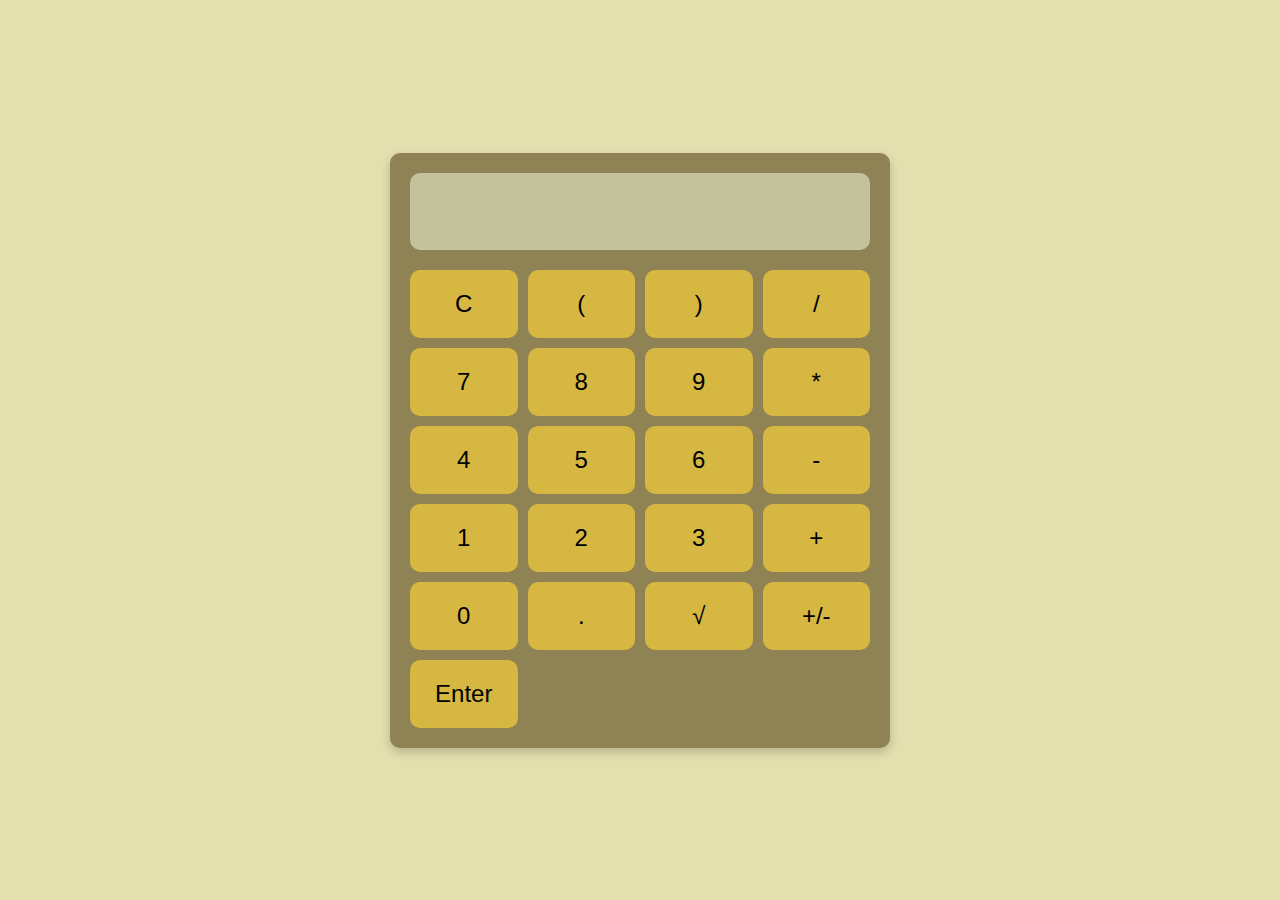
<file: OASIS/CALCULATOR/index.html>
<!DOCTYPE html>
<html lang="en">
<head>
  <meta charset="UTF-8">
  <meta name="viewport" content="width=device-width, initial-scale=1.0">
  <title>Calculator</title>
  <link rel="stylesheet" href="styles.css">
</head>
<body>
  <div class="calculator">
    <div class="display">
    <input type="text" id="display" disabled>
    </div>
    <div class="buttons">
      <button onclick="clearDisplay()">C</button>
      <button onclick="appendToDisplay('(')">(</button>
      <button onclick="appendToDisplay(')')">)</button>
      <button onclick="appendToDisplay('/')">/</button>
      <button onclick="appendToDisplay('7')">7</button>
      <button onclick="appendToDisplay('8')">8</button>
      <button onclick="appendToDisplay('9')">9</button>
      <button onclick="appendToDisplay('*')">*</button>
      <button onclick="appendToDisplay('4')">4</button>
      <button onclick="appendToDisplay('5')">5</button>
      <button onclick="appendToDisplay('6')">6</button>
      <button onclick="appendToDisplay('-')">-</button>
      <button onclick="appendToDisplay('1')">1</button>
      <button onclick="appendToDisplay('2')">2</button>
      <button onclick="appendToDisplay('3')">3</button>
      <button onclick="appendToDisplay('+')">+</button>
      <button onclick="appendToDisplay('0')">0</button>
      <button onclick="appendToDisplay('.')">.</button>
      <button onclick="calculateSqrt()">√</button>
      <button onclick="togglePositiveNegative()">+/-</button>
      <button onclick="calculateResult()">Enter</button>
    </div>
  </div>
  <script src="script.js"></script>
</body>
</html>
</file>
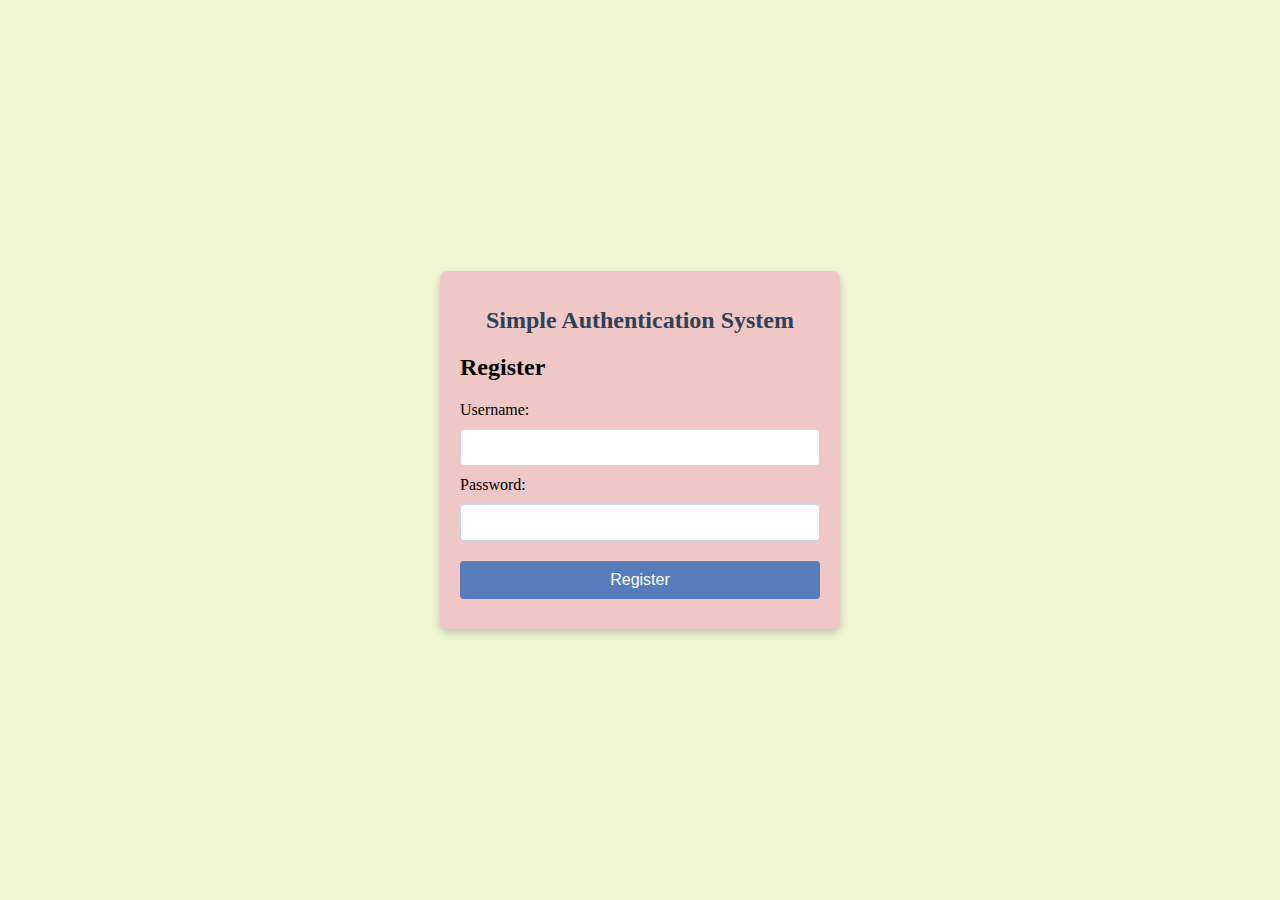
<file: OASIS/LOGINNN/index.html>
<!DOCTYPE html>
<html lang="en">
<head>
    <meta charset="UTF-8">
    <meta name="viewport" content="width=device-width, initial-scale=1.0">
    <title>Simple Authentication System</title>
    <link rel="stylesheet" href="styles.css">
</head>
<body>
    <div class="container">
        <h1>Simple Authentication System</h1>
        <div id="register-form">
            <h2>Register</h2>
            <form action="/register" method="POST">
                <label for="reg-username">Username:</label>
                <input type="text" id="reg-username" name="username" required>
                <label for="reg-password">Password:</label>
                <input type="password" id="reg-password" name="password" required>
                <button type="submit">Register</button>
            </form>
        </div>
</div>
</body>
</html>
</file>
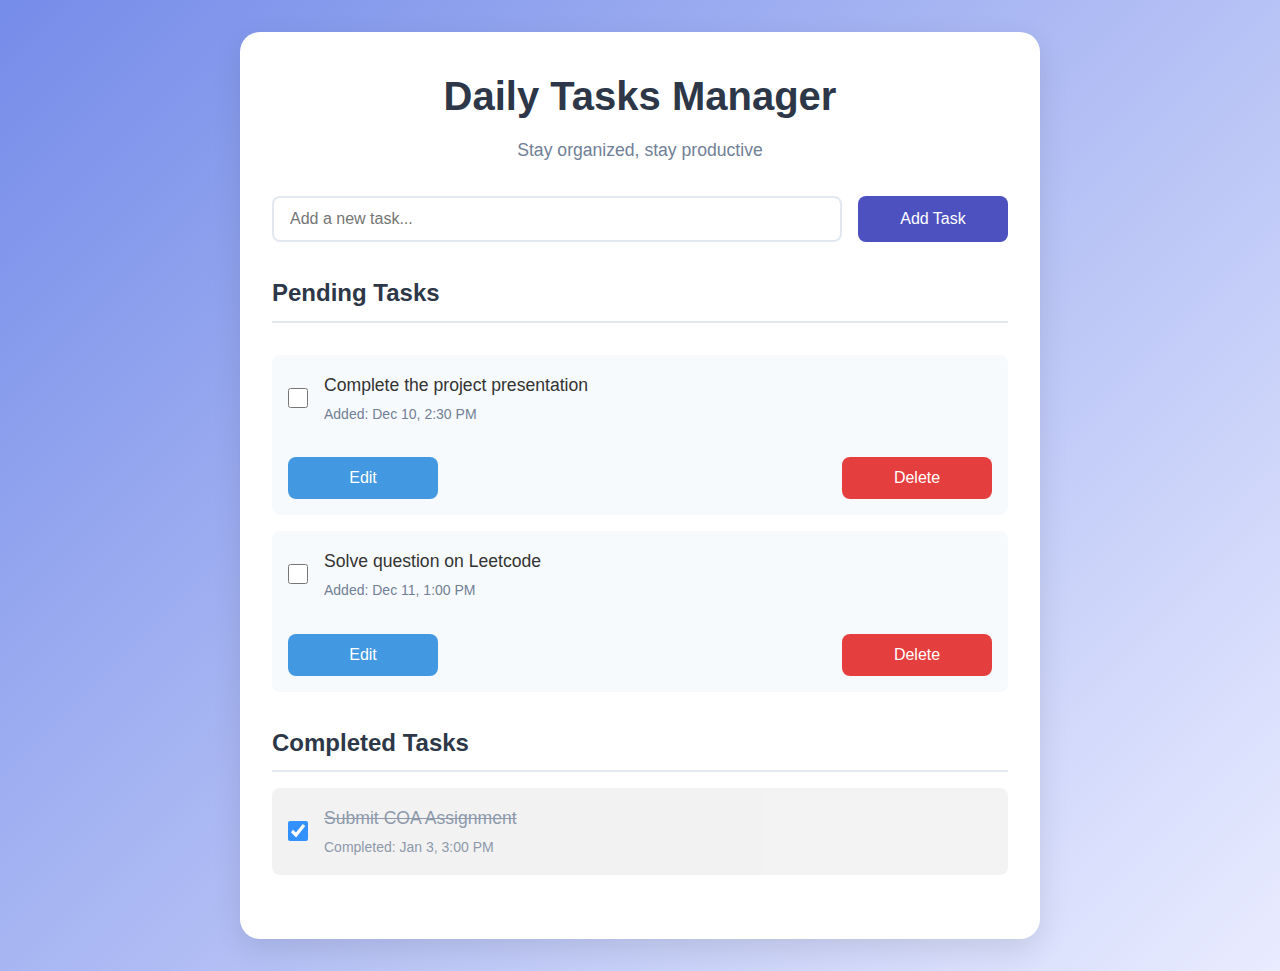
<file: OASIS/TO-DO/index.html>
<!DOCTYPE html>
<html lang="en">
<head>
    <meta charset="UTF-8">
    <meta name="viewport" content="width=device-width, initial-scale=1.0">
    <title>Daily Tasks Manager</title>
    <link rel="stylesheet" href="styles.css">
</head>
<body>
    <div class="container">
        <header>
            <h1>Daily Tasks Manager</h1>
            <p class="subtitle">Stay organized, stay productive</p>
        </header>

        <form class="add-task-form" id="taskForm">
            <input type="text" id="taskInput" placeholder="Add a new task..." required>
            <button type="submit">Add Task</button>
        </form>

        <main>
            <section class="pending-tasks">
                <h2>Pending Tasks</h2>
                <div class="task-list" id="pendingTasks">
                    <div class="task-list">
                        <div class="task-item">
                            <input type="checkbox" id="task1">
                            <div class="task-content">
                                <label for="task1">Complete the project presentation</label>
                                <span class="task-date">Added: Dec 10, 2:30 PM</span>
                            </div>
                            <div class="task-actions">
                                <button class="edit-btn">Edit</button>
                                <button class="delete-btn">Delete</button>
                            </div>
                        </div>
                        <div class="task-item">
                            <input type="checkbox" id="task2">
                            <div class="task-content">
                                <label for="task2">Solve question on Leetcode</label>
                                <span class="task-date">Added: Dec 11, 1:00 PM</span>
                            </div>
                            <div class="task-actions">
                                <button class="edit-btn">Edit</button>
                                <button class="delete-btn">Delete</button>
                            </div>
                        </div>
    
                </div>
            </section>

            <section class="completed-tasks">
                <h2>Completed Tasks</h2>
                <div class="task-list" id="completedTasks">

            <div class="task-item completed">
                <input type="checkbox" id="task3" checked>
                        <div class="task-content">
                        <label for="task3">Submit COA Assignment</label>
                        <span class="task-date">Completed: Jan 3, 3:00 PM</span>
                        </div>
                    </div>
                </div>
            </section>
        </main>
    </div>
    <script src="script.js"></script>
</body>
</html>
</file>
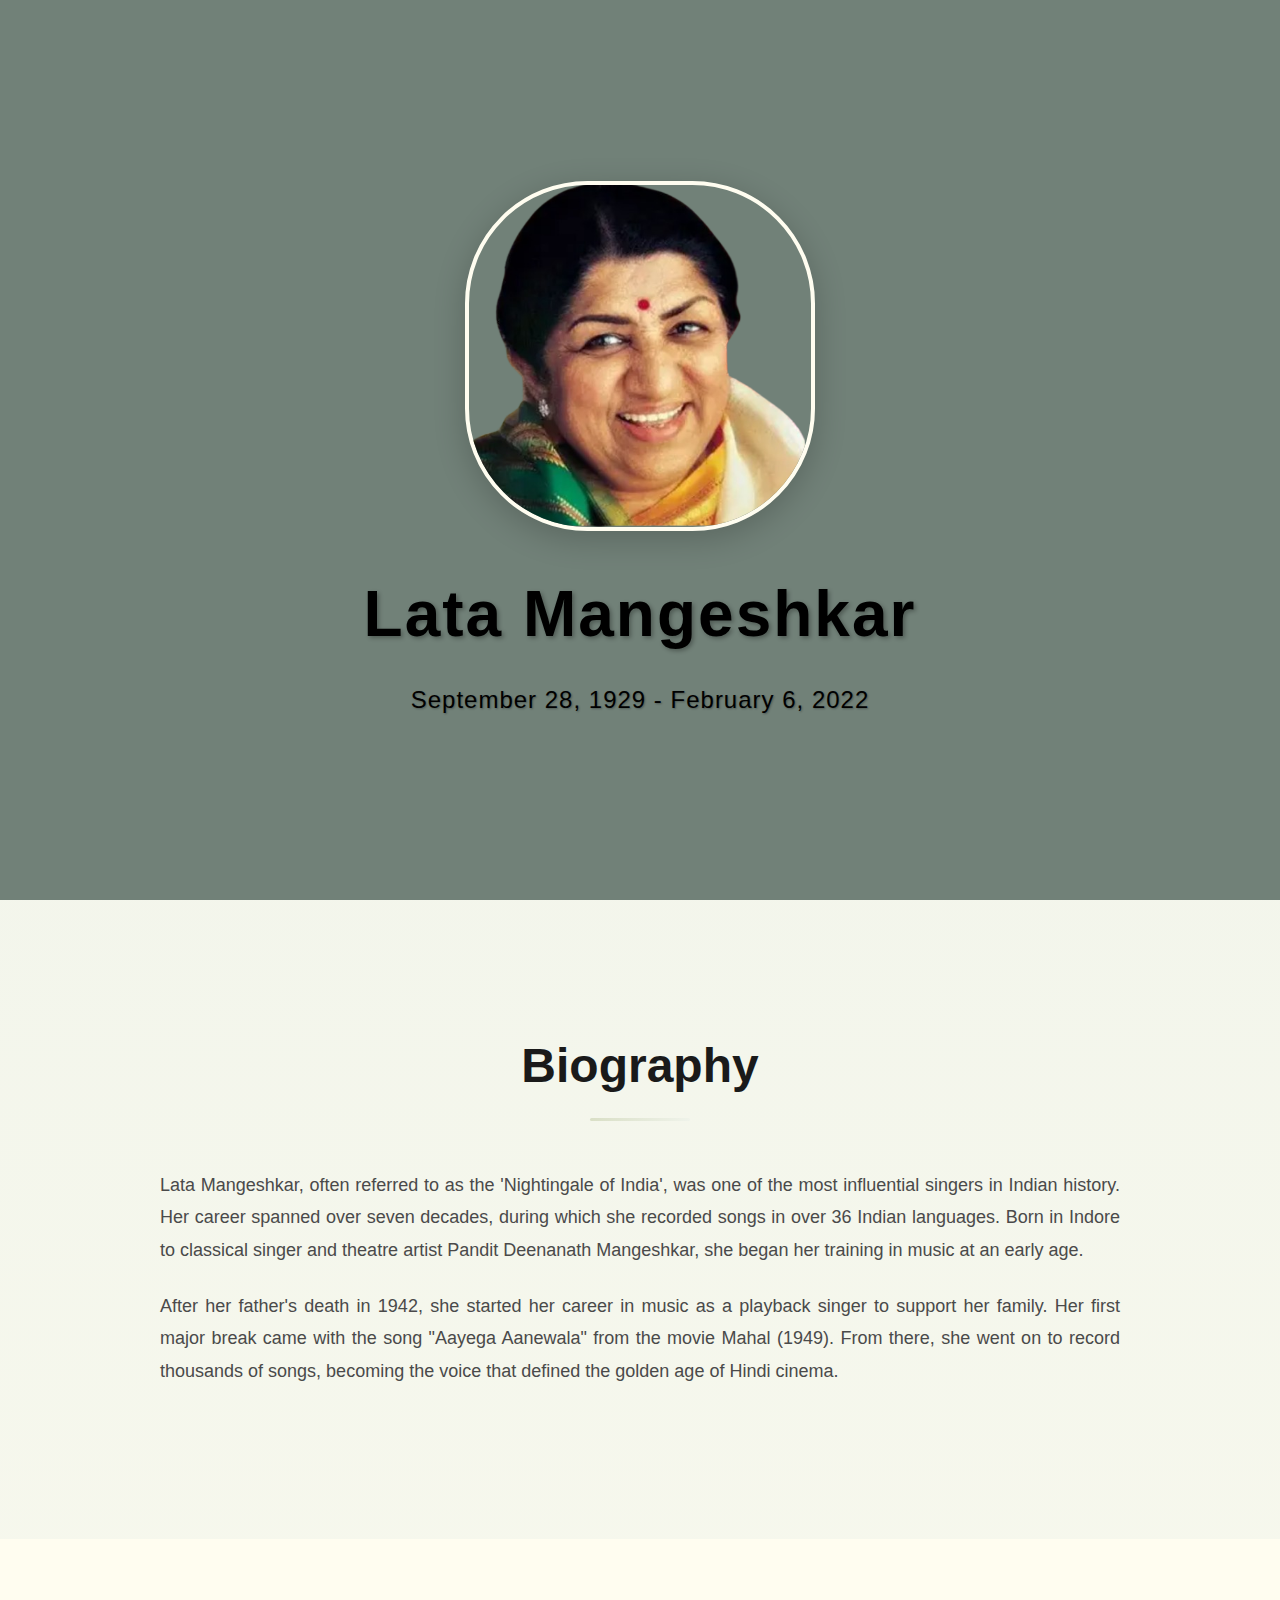
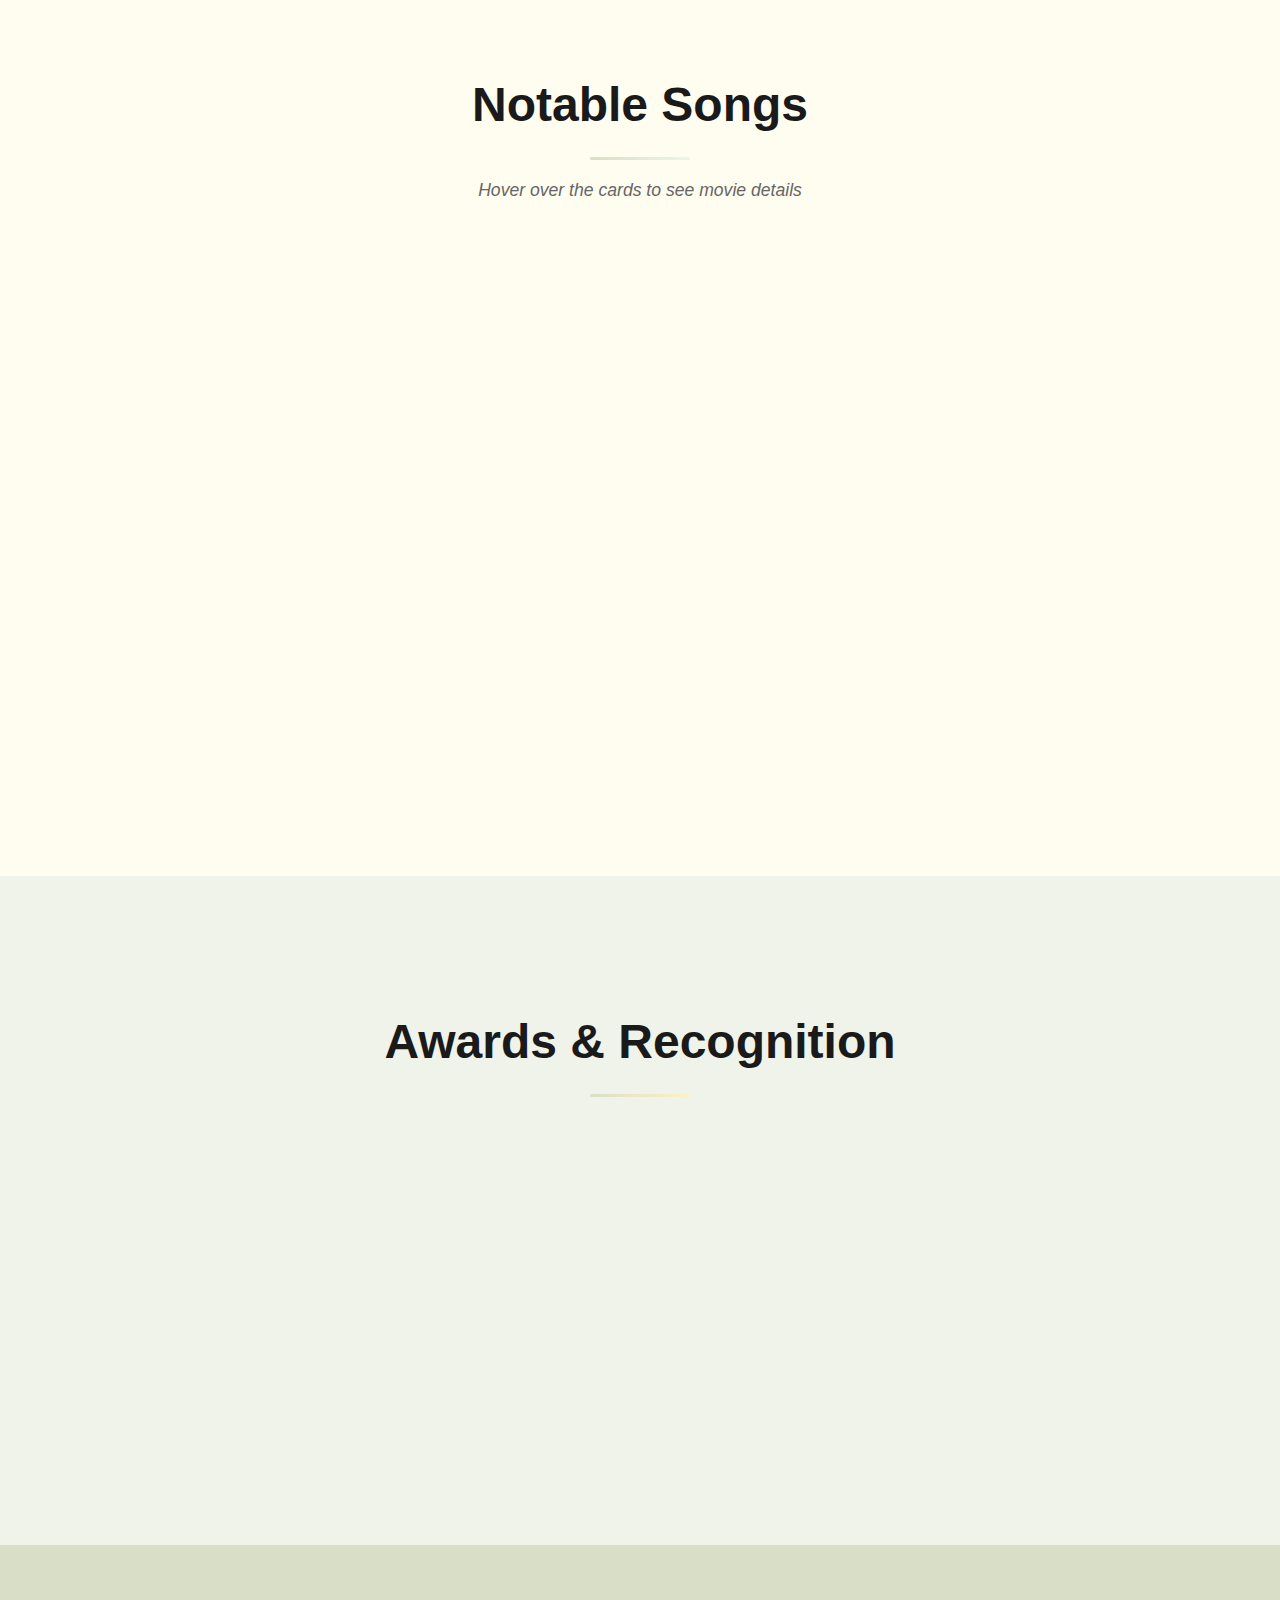
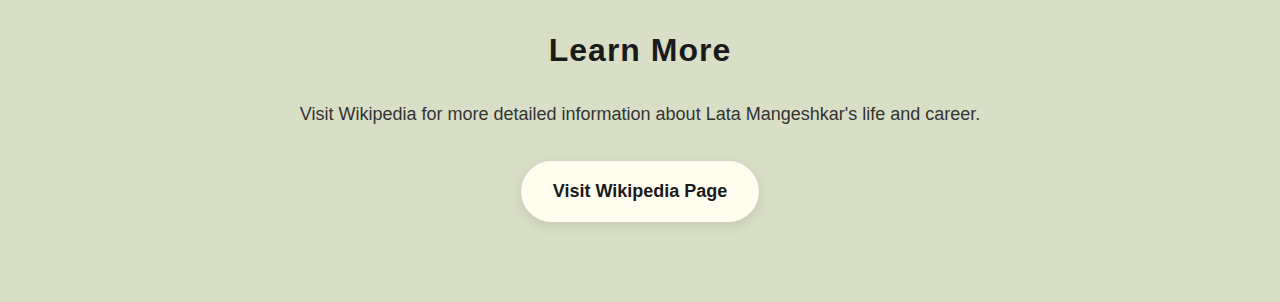
<file: OASIS/TRIBUTE PAGE/index.html>
<!DOCTYPE html>
<html lang="en">
<head>
    <meta charset="UTF-8">
    <meta name="viewport" content="width=device-width, initial-scale=1.0">
    <title>Tribute to Lata Mangeshkar</title>
    <link rel="stylesheet" href="style.css">
</head>
<body>
    <div class="hero">
        <div class="hero-overlay"></div>
        <img 
            src="images/bdd8c8 (1).png"
            alt="Musical Background"
            class="hero-bg"
        />
        <div class="hero-content">
            <img 
                src="images/Screenshot_2025-01-10_012446-removebg-preview.png"
                alt="Lata Mangeshkar"
                class="hero-image"
            />
            <h1>Lata Mangeshkar</h1>
            <p>September 28, 1929 - February 6, 2022</p>
        </div>
    </div>

    <section class="biography">
        <h2>Biography</h2>
        <div class="biography-content">
            <p>
                Lata Mangeshkar, often referred to as the 'Nightingale of India', was one of the most influential singers in Indian history. 
                Her career spanned over seven decades, during which she recorded songs in over 36 Indian languages. 
                Born in Indore to classical singer and theatre artist Pandit Deenanath Mangeshkar, she began her training in music at an early age.
            </p>
            <p>
                After her father's death in 1942, she started her career in music as a playback singer to support her family. 
                Her first major break came with the song "Aayega Aanewala" from the movie Mahal (1949). 
                From there, she went on to record thousands of songs, becoming the voice that defined the golden age of Hindi cinema.
            </p>
        </div>
    </section>

    <section class="songs">
        <h2>Notable Songs</h2>
        <p class="songs-hint">Hover over the cards to see movie details</p>
        <div class="songs-grid">
            <div class="flashcard">
                <div class="flashcard-inner">
                    <div class="flashcard-front">
                        <h3>Lag Jaa Gale</h3>
                    </div>
                    <div class="flashcard-back">
                        <p>Movie: Woh Kaun Thi</p>
                        <p>Year: 1964</p>
                    </div>
                </div>
            </div>
            <div class="flashcard">
                <div class="flashcard-inner">
                    <div class="flashcard-front">
                        <h3>Ajeeb Dastan Hai Yeh</h3>
                    </div>
                    <div class="flashcard-back">
                        <p>Movie: Dil Apna Aur Preet Parai</p>
                        <p>Year: 1960</p>
                    </div>
                </div>
            </div>
            <div class="flashcard">
                <div class="flashcard-inner">
                    <div class="flashcard-front">
                        <h3>Pyar Kiya To Darna Kya</h3>
                    </div>
                    <div class="flashcard-back">
                        <p>Movie: Mughal-e-Azam</p>
                        <p>Year: 1960</p>
                    </div>
                </div>
            </div>
            <div class="flashcard">
                <div class="flashcard-inner">
                    <div class="flashcard-front">
                        <h3>Aye Mere Watan Ke Logo</h3>
                    </div>
                    <div class="flashcard-back">
                        <p>Movie: Patriotic Song</p>
                        <p>Year: 1963</p>
                    </div>
                </div>
            </div>
            <div class="flashcard">
                <div class="flashcard-inner">
                    <div class="flashcard-front">
                        <h3>Tujhe Dekha To</h3>
                    </div>
                    <div class="flashcard-back">
                        <p>Movie: DDLJ</p>
                        <p>Year: 1995</p>
                    </div>
                </div>
            </div>
            <div class="flashcard">
                <div class="flashcard-inner">
                    <div class="flashcard-front">
                        <h3>Meera Bhajan</h3>
                    </div>
                    <div class="flashcard-back">
                        <p>Movie: Meera</p>
                        <p>Year: 1979</p>
                    </div>
                </div>
            </div>
        </div>
    </section>

    <section class="awards">
        <h2>Awards & Recognition</h2>
        <div class="awards-grid">
            <div class="award-card">Bharat Ratna (2001)</div>
            <div class="award-card">Padma Vibhushan (1999)</div>
            <div class="award-card">Padma Bhushan (1969)</div>
            <div class="award-card">Dadasaheb Phalke Award (1989)</div>
            <div class="award-card">Three National Film Awards</div>
            <div class="award-card">Four Filmfare Best Female Playback Awards</div>
        </div>
    </section>
    <section class="wikipedia">
        <h2>Learn More</h2>
        <p>Visit Wikipedia for more detailed information about Lata Mangeshkar's life and career.</p>
        <a 
            href="https://en.wikipedia.org/wiki/Lata_Mangeshkar" 
            target="_blank" 
            rel="noopener noreferrer"
            class="wiki-button"
        >
            Visit Wikipedia Page
        </a>
    </section>
</body>
</html>
</file>
<file: OASIS/CALCULATOR/styles.css>
* {
    margin: 0;
    padding: 0;
    box-sizing: border-box;
  }
  
  body {
    font-family: Arial, sans-serif;
    background-color: #e4dfaf; 
    display: flex;
    justify-content: center;
    align-items: center;
    height: 100vh;
  }
  
  .calculator {
    background-color: #8f8255; 
    padding: 20px;
    border-radius: 10px;
    box-shadow: 0 4px 10px rgba(0, 0, 0, 0.2);
  }
  
  .display input {
    width: 100%;
    padding: 20px;
    font-size: 32px;
    text-align: right;
    border: none;
    border-radius: 10px;
    background-color: #c3c29c; 
    color: #2f4156; 
  }
  
  .buttons {
    display: grid;
    grid-template-columns: repeat(4, 1fr);
    gap: 10px;
    margin-top: 20px;
  }
  
  button {
    padding: 20px;
    font-size: 24px;
    background-color: #d5b741; 
    border: none;
    border-radius: 10px;
    cursor: pointer;
    transition: background-color 0.2s ease;
  }
  
  button:hover {
    background-color: #8f8255; 
  }
  
  button:active {
    background-color: #c3c29c; 
  }
  
  button:disabled {
    background-color: #e4dfaf; 
  }
</file>
<file: OASIS/LOGINNN/styles.css>
body {
    font-family: 'Times New Roman', Times, serif;
    background-color: #f0f5d2;
    margin: 0;
    padding: 0;
    display: flex;
    justify-content: center;
    align-items: center;
    height: 100vh;
}
.container {
    width: 100%;
    max-width: 400px;
    background-color: #f0c7c7;
    border-radius: 8px;
    box-shadow: 0 4px 8px rgba(0, 0, 0, 0.2);
    padding: 20px;
    box-sizing: border-box;
}
h1 {
    text-align: center;
    color: #2F4156;
    font-size: 1.5rem;
}
input[type="text"],
input[type="password"] {
    width: 100%;
    padding: 10px;
    margin: 10px 0;
    border: 1px solid #C8D9E6;
    border-radius: 4px;
    box-sizing: border-box;
}
button {
    width: 100%;
    padding: 10px;
    margin: 10px 0;
    background-color: #567CBD;
    color: white;
    border: none;
    border-radius: 4px;
    font-size: 1rem;
    cursor: pointer;
    transition: background-color 0.3s;
}
button:hover {
    background-color: #2F4156;
}
.message {
    text-align: center;
    margin: 10px 0;
    color: #2F4156;
}
.error {
    color: red;
    font-size: 0.9rem;
    text-align: center;
}
</file>
<file: OASIS/TO-DO/styles.css>
* {
    margin: 0;
    padding: 0;
    box-sizing: border-box;
}

body {
    font-family: -apple-system, BlinkMacSystemFont, "Segoe UI", Roboto, Helvetica, Arial, sans-serif;
    line-height: 1.6;
    color: #333;
    background: linear-gradient(135deg, #758ce9 0%, #e9ecff 100%);
    min-height: 100vh;
    padding: 2rem;
}

.container {
    max-width: 800px;
    margin: 0 auto;
    background: white;
    border-radius: 20px;
    box-shadow: 0 10px 30px rgba(0, 0, 0, 0.1);
    padding: 2rem;
}

/* Header styles */
header {
    text-align: center;
    margin-bottom: 2rem;
}

h1 {
    color: #2d3748;
    font-size: 2.5rem;
    margin-bottom: 0.5rem;
}

.subtitle {
    color: #718096;
    font-size: 1.1rem;
}

/* Form styles */
.add-task-form {
    display: flex;
    gap: 1rem;
    margin-bottom: 2rem;
    flex-wrap: wrap; }

input[type="text"] {
    flex: 1;
    padding: 0.75rem 1rem;
    border: 2px solid #e2e8f0;
    border-radius: 8px;
    font-size: 1rem;
    transition: border-color 0.2s;
    min-width: 250px; 
}

input[type="text"]:focus {
    outline: none;
    border-color: #4c51bf;
}

button {
    background: #4c51bf;
    color: white;
    border: none;
    padding: 0.75rem 1.5rem;
    border-radius: 8px;
    font-size: 1rem;
    cursor: pointer;
    transition: background-color 0.2s;
    min-width: 150px; 
}

button:hover {
    background: #434190;
}


section {
    margin-bottom: 2rem;
}

h2 {
    color: #2d3748;
    font-size: 1.5rem;
    margin-bottom: 1rem;
    padding-bottom: 0.5rem;
    border-bottom: 2px solid #e2e8f0;
}

.task-list {
    display: flex;
    flex-direction: column;
    gap: 1rem;
}

.task-item {
    display: flex;
    align-items: center;
    gap: 1rem;
    padding: 1rem;
    background: #f7fafc;
    border-radius: 8px;
    transition: transform 0.2s, box-shadow 0.2s;
    flex-wrap: wrap; 
}

.task-item:hover {
    transform: translateY(-2px);
    box-shadow: 0 4px 6px rgba(0, 0, 0, 0.05);
}

.task-content {
    flex: 1;
}

input[type="checkbox"] {
    width: 20px;
    height: 20px;
    border: 2px solid #4c51bf;
    border-radius: 4px;
    cursor: pointer;
}

label {
    font-size: 1.1rem;
    cursor: pointer;
}

.task-date {
    display: block;
    font-size: 0.875rem;
    color: #718096;
    margin-top: 0.25rem;
}

.task-actions {
    display: flex;
    gap: 0.5rem;
    justify-content: space-between;
    width: 100%;
    margin-top: 1rem; }

.edit-btn {
    background: #4299e1;
}

.edit-btn:hover {
    background: #3182ce;
}

.delete-btn {
    background: #e53e3e;
}

.delete-btn:hover {
    background: #c53030;
}


.completed label {
    text-decoration: line-through;
    color: #718096;
}

.completed {
    background: #f0f0f0;
    opacity: 0.8;
}


@media (max-width: 640px) {
    body {
        padding: 1rem;
    }

    .container {
        padding: 1rem;
    }

    .add-task-form {
        flex-direction: column;
        gap: 1rem;
    }

    .task-item {
        flex-direction: column;
        align-items: flex-start;
        gap: 0.5rem; 
    }

    .task-actions {
        width: 100%;
        justify-content: space-between;
    }

    .task-date {
        font-size: 0.8rem; 
    }

    button {
        min-width: 100%; 
        padding: 0.75rem;
    }

    h1 {
        font-size: 2rem; 
    }

    .task-list {
        gap: 0.5rem; 
    }
}
</file>
<file: OASIS/TRIBUTE PAGE/style.css>
* {
  margin: 0;
  padding: 0;
  box-sizing: border-box;
}

body {
  font-family: -apple-system, BlinkMacSystemFont, "Segoe UI", Roboto, "Helvetica Neue", Arial, sans-serif;
  line-height: 1.6;
  background: linear-gradient(to bottom, #EFF3EA, #FFFDF0);
  color: #333;
}

.hero {
  position: relative;
  height: 100vh;
  width: 100%;
  overflow: hidden;
}

.hero-overlay {
  position: absolute;
  inset: 0;
  background: rgba(0, 0, 0, 0.4);
  z-index: 1;
}

.hero-bg {
  width: 100%;
  height: 100%;
  object-fit: cover;
  transform: scale(1.1);
  animation: zoomOut 20s ease-in-out infinite alternate;
}

@keyframes zoomOut {
  from { transform: scale(1.1); }
  to { transform: scale(1); }
}

.hero-content {
  position: absolute;
  inset: 0;
  z-index: 2;
  display: flex;
  flex-direction: column;
  align-items: center;
  justify-content: center;
  color: rgb(0, 0, 0);
  text-align: center;
  animation: fadeIn 1.5s ease-out;
}

@keyframes fadeIn {
  from { opacity: 0; transform: translateY(20px); }
  to { opacity: 1; transform: translateY(0); }
}

.hero-image {
  width: 350px;
  height: 350px;
  border-radius: 35%;
  object-fit: cover;
  border: 4px solid #FFFDF0;
  box-shadow: 0 8px 32px rgba(0, 0, 0, 0.2);
  margin-bottom: 2rem;
  animation: float 6s ease-in-out infinite;
}

@keyframes float {
  0% { transform: translateY(0px); }
  50% { transform: translateY(-10px); }
  100% { transform: translateY(0px); }
}

.hero h1 {
  font-size: 4rem;
  font-weight: bold;
  margin-bottom: 1rem;
  text-shadow: 2px 2px 4px rgba(0, 0, 0, 0.3);
  letter-spacing: 2px;
}

.hero p {
  font-size: 1.5rem;
  text-shadow: 1px 1px 2px rgba(0, 0, 0, 0.3);
  letter-spacing: 1px;
}

.biography {
  padding: 8rem 2rem;
  max-width: 64rem;
  margin: 0 auto;
  animation: slideUp 1s ease-out;
}

@keyframes slideUp {
  from { opacity: 0; transform: translateY(40px); }
  to { opacity: 1; transform: translateY(0); }
}

.biography h2 {
  font-size: 3rem;
  text-align: center;
  margin-bottom: 3rem;
  color: #1a1a1a;
  position: relative;
  padding-bottom: 1rem;
}

.biography h2::after {
  content: '';
  position: absolute;
  bottom: 0;
  left: 50%;
  transform: translateX(-50%);
  width: 100px;
  height: 3px;
  background: linear-gradient(to right, #D9DFC6, #EFF3EA);
  border-radius: 2px;
}

.biography-content {
  color: #4a4a4a;
  font-size: 1.125rem;
  line-height: 1.8;
}

.biography p {
  margin-bottom: 1.5rem;
  text-align: justify;
}

.songs {
  padding: 8rem 2rem;
  background: #FFFDF0;
}

.songs h2 {
  font-size: 3rem;
  text-align: center;
  margin-bottom: 1rem;
  color: #1a1a1a;
  position: relative;
  padding-bottom: 1rem;
}

.songs h2::after {
  content: '';
  position: absolute;
  bottom: 0;
  left: 50%;
  transform: translateX(-50%);
  width: 100px;
  height: 3px;
  background: linear-gradient(to right, #D9DFC6, #EFF3EA);
  border-radius: 2px;
}

.songs-hint {
  text-align: center;
  color: #666;
  margin-bottom: 4rem;
  font-style: italic;
  font-size: 1.1rem;
}

.songs-grid {
  max-width: 72rem;
  margin: 0 auto;
  display: grid;
  grid-template-columns: repeat(auto-fit, minmax(300px, 1fr));
  gap: 2.5rem;
  padding: 0 1rem;
}

.flashcard {
  height: 220px;
  perspective: 1000px;
  opacity: 0;
  animation: fadeIn 0.5s ease-out forwards;
}

.flashcard:nth-child(1) { animation-delay: 0.1s; }
.flashcard:nth-child(2) { animation-delay: 0.2s; }
.flashcard:nth-child(3) { animation-delay: 0.3s; }
.flashcard:nth-child(4) { animation-delay: 0.4s; }
.flashcard:nth-child(5) { animation-delay: 0.5s; }
.flashcard:nth-child(6) { animation-delay: 0.6s; }

.flashcard-inner {
  position: relative;
  width: 100%;
  height: 100%;
  text-align: center;
  transition: transform 0.8s cubic-bezier(0.4, 0, 0.2, 1);
  transform-style: preserve-3d;
  cursor: pointer;
}

.flashcard:hover .flashcard-inner {
  transform: rotateY(180deg);
}

.flashcard-front, .flashcard-back {
  position: absolute;
  width: 100%;
  height: 100%;
  backface-visibility: hidden;
  display: flex;
  flex-direction: column;
  justify-content: center;
  align-items: center;
  border-radius: 1.5rem;
  box-shadow: 0 10px 30px rgba(0, 0, 0, 0.1);
  padding: 2rem;
  transition: all 0.3s ease;
}

.flashcard-front {
  background: linear-gradient(135deg, #EFF3EA 0%, #D9DFC6 100%);
  border: 1px solid rgba(217, 223, 198, 0.3);
}

.flashcard-back {
  background: linear-gradient(135deg, #FFFDF0 0%, #FFF2C2 100%);
  transform: rotateY(180deg);
  border: 1px solid rgba(255, 242, 194, 0.3);
}

.flashcard:hover .flashcard-front,
.flashcard:hover .flashcard-back {
  box-shadow: 0 15px 40px rgba(0, 0, 0, 0.15);
}

.flashcard-front h3 {
  font-size: 1.75rem;
  color: #1a1a1a;
  margin: 0;
  font-weight: 600;
  letter-spacing: 0.5px;
}

.flashcard-back p {
  color: #1a1a1a;
  margin: 0.75rem 0;
  font-size: 1.25rem;
  font-weight: 500;
}
.awards {
  padding: 8rem 2rem;
  background: #EFF3EA;
}

.awards h2 {
  font-size: 3rem;
  text-align: center;
  margin-bottom: 4rem;
  color: #1a1a1a;
  position: relative;
  padding-bottom: 1rem;
}

.awards h2::after {
  content: '';
  position: absolute;
  bottom: 0;
  left: 50%;
  transform: translateX(-50%);
  width: 100px;
  height: 3px;
  background: linear-gradient(to right, #D9DFC6, #FFF2C2);
  border-radius: 2px;
}

.awards-grid {
  max-width: 64rem;
  margin: 0 auto;
  display: grid;
  grid-template-columns: repeat(auto-fit, minmax(280px, 1fr));
  gap: 2rem;
}

.award-card {
  background: #FFFDF0;
  padding: 2rem;
  border-radius: 1rem;
  box-shadow: 0 8px 24px rgba(0, 0, 0, 0.1);
  border-left: 4px solid #D9DFC6;
  font-size: 1.25rem;
  transition: all 0.3s ease;
  opacity: 0;
  animation: slideUp 0.5s ease-out forwards;
}

.award-card:nth-child(1) { animation-delay: 0.1s; }
.award-card:nth-child(2) { animation-delay: 0.2s; }
.award-card:nth-child(3) { animation-delay: 0.3s; }
.award-card:nth-child(4) { animation-delay: 0.4s; }
.award-card:nth-child(5) { animation-delay: 0.5s; }
.award-card:nth-child(6) { animation-delay: 0.6s; }
.award-card:nth-child(7) { animation-delay: 0.7s; }

.award-card:hover {
  transform: translateY(-5px);
  box-shadow: 0 12px 32px rgba(0, 0, 0, 0.15);
}
.wikipedia {
  padding: 5rem 2rem;
  background: #D9DFC6;
  color: #1a1a1a;
  text-align: center;
}

.wikipedia h2 {
  font-size: 2rem;
  margin-bottom: 1.5rem;
  letter-spacing: 1px;
}

.wikipedia p {
  margin-bottom: 2rem;
  font-size: 1.125rem;
  color: #333;
}

.wiki-button {
  display: inline-block;
  background: #FFFDF0;
  color: #1a1a1a;
  padding: 1rem 2rem;
  border-radius: 9999px;
  text-decoration: none;
  font-weight: 600;
  font-size: 1.125rem;
  transition: all 0.3s ease;
  box-shadow: 0 4px 12px rgba(0, 0, 0, 0.1);
}

.wiki-button:hover {
  background: #FFF2C2;
  transform: translateY(-2px);
  box-shadow: 0 6px 16px rgba(0, 0, 0, 0.15);
}
@media (max-width: 768px) {
  .hero h1 {
      font-size: 2.5rem;
  }

  .hero-image {
      width: 192px;
      height: 192px;
  }

  .biography,
  .songs,
  .awards {
      padding: 4rem 1.5rem;
  }

  .biography h2,
  .songs h2,
  .awards h2 {
      font-size: 2.5rem;
  }

  .songs-grid {
      grid-template-columns: 1fr;
  }

  .flashcard {
      height: 200px;
  }

  .flashcard-front h3 {
      font-size: 1.5rem;
  }

  .flashcard-back p {
      font-size: 1.125rem;
  }

  .award-card {
      font-size: 1.125rem;
      padding: 1.5rem;
  }
}

@media (max-width: 480px) {
  .hero h1 {
      font-size: 2rem;
  }

  .hero p {
      font-size: 1.125rem;
  }

  .hero-image {
      width: 160px;
      height: 160px;
  }

  .biography-content {
      font-size: 1rem;
  }

  .flashcard {
      height: 180px;
  }
}
</file>
